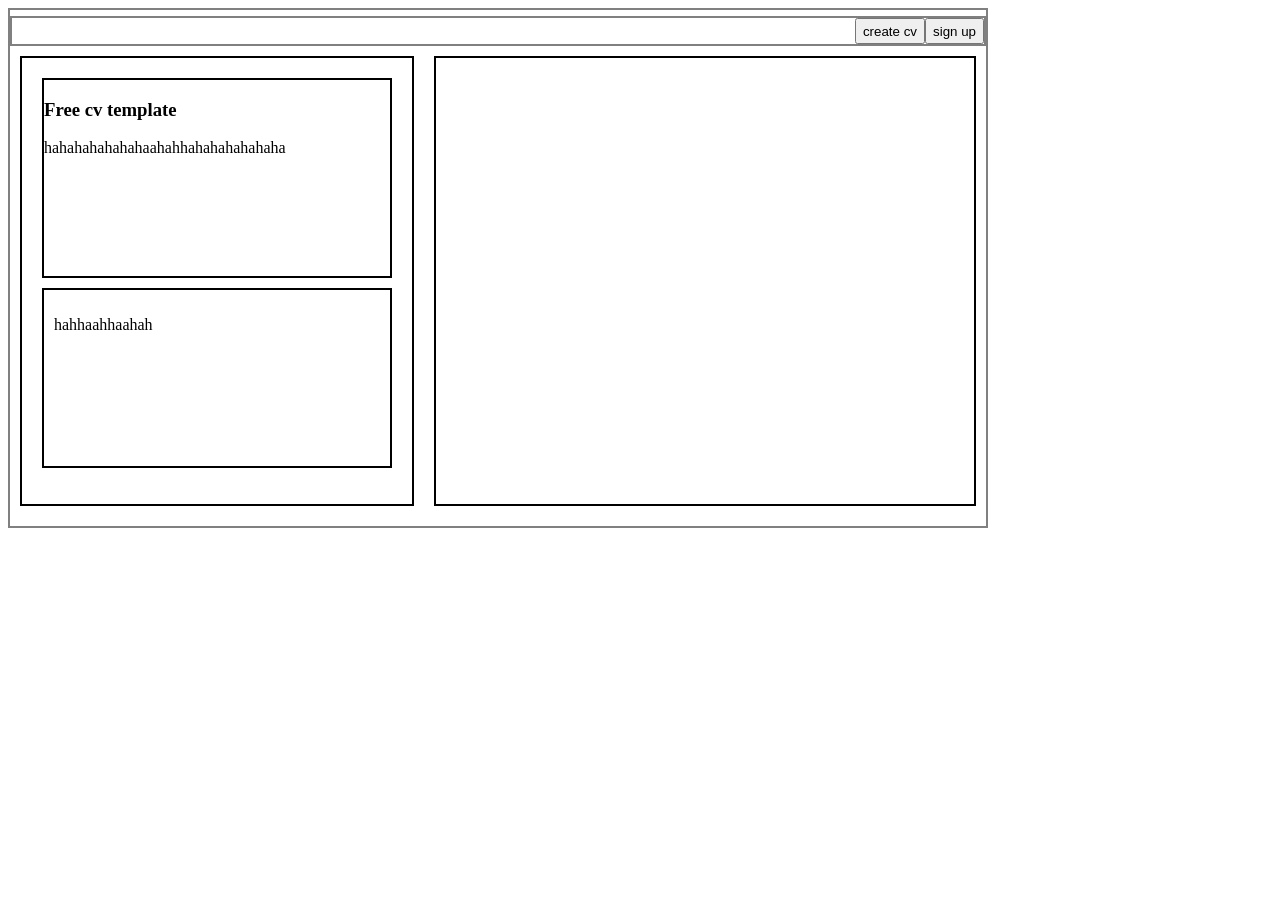
<file: buoi2/index.html>
<!DOCTYPE html>
<html lang="en">
  <head>
    <meta charset="UTF-8" />
    <meta name="viewport" content="width=device-width, initial-scale=1.0" />
    <title>Document</title>
    <link rel="stylesheet" href="style.css" />
  </head>
  <body>
    <div class="container">
      <div class="box8">
        <button>create cv</button>
        <button>sign up</button>
      </div>
      <div class="main-box">
        <div class="main">
          <div class="box1">
            <h3>Free cv template</h3>
            <p>hahahahahahahaahahhahahahahahaha</p>
          </div>
          <div class="box2">
            <p>hahhaahhaahah</p>
          </div>
        </div>
        <div class="box3"></div>
      </div>
    </div>
  </body>
</html>
</file>
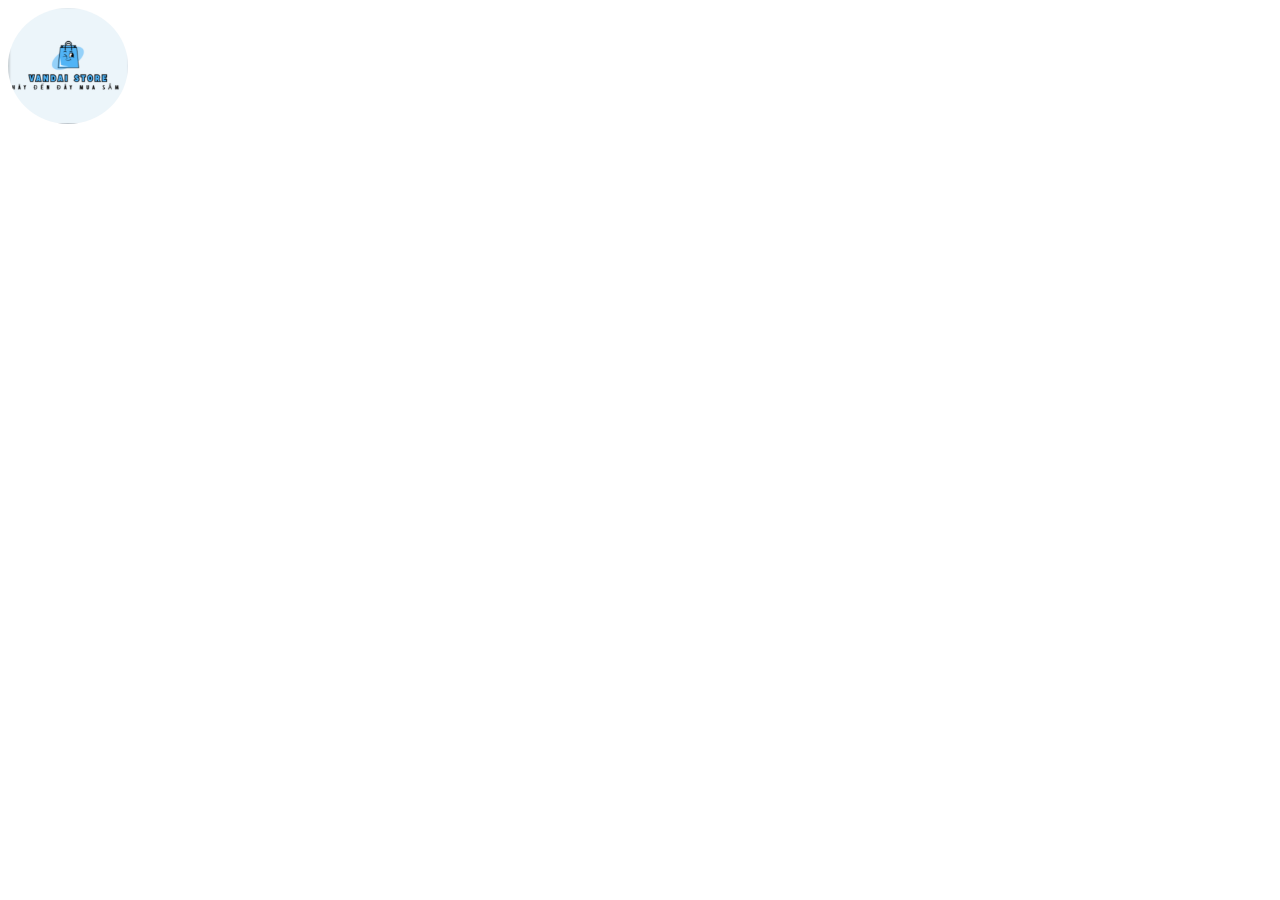
<file: img/index.html>
<!DOCTYPE html>
<html lang="en">
<head>
    <meta charset="UTF-8">
    <meta name="viewport" content="width=device-width, initial-scale=1.0">
    <title>Document</title>
    <style>
        img{
            margin: 0 auto;
            width: 120px;
            border-radius: 50%;

        }
    </style>
</head>
<body>
    <img src="lg.png" alt="">
</body>
</html>
</file>
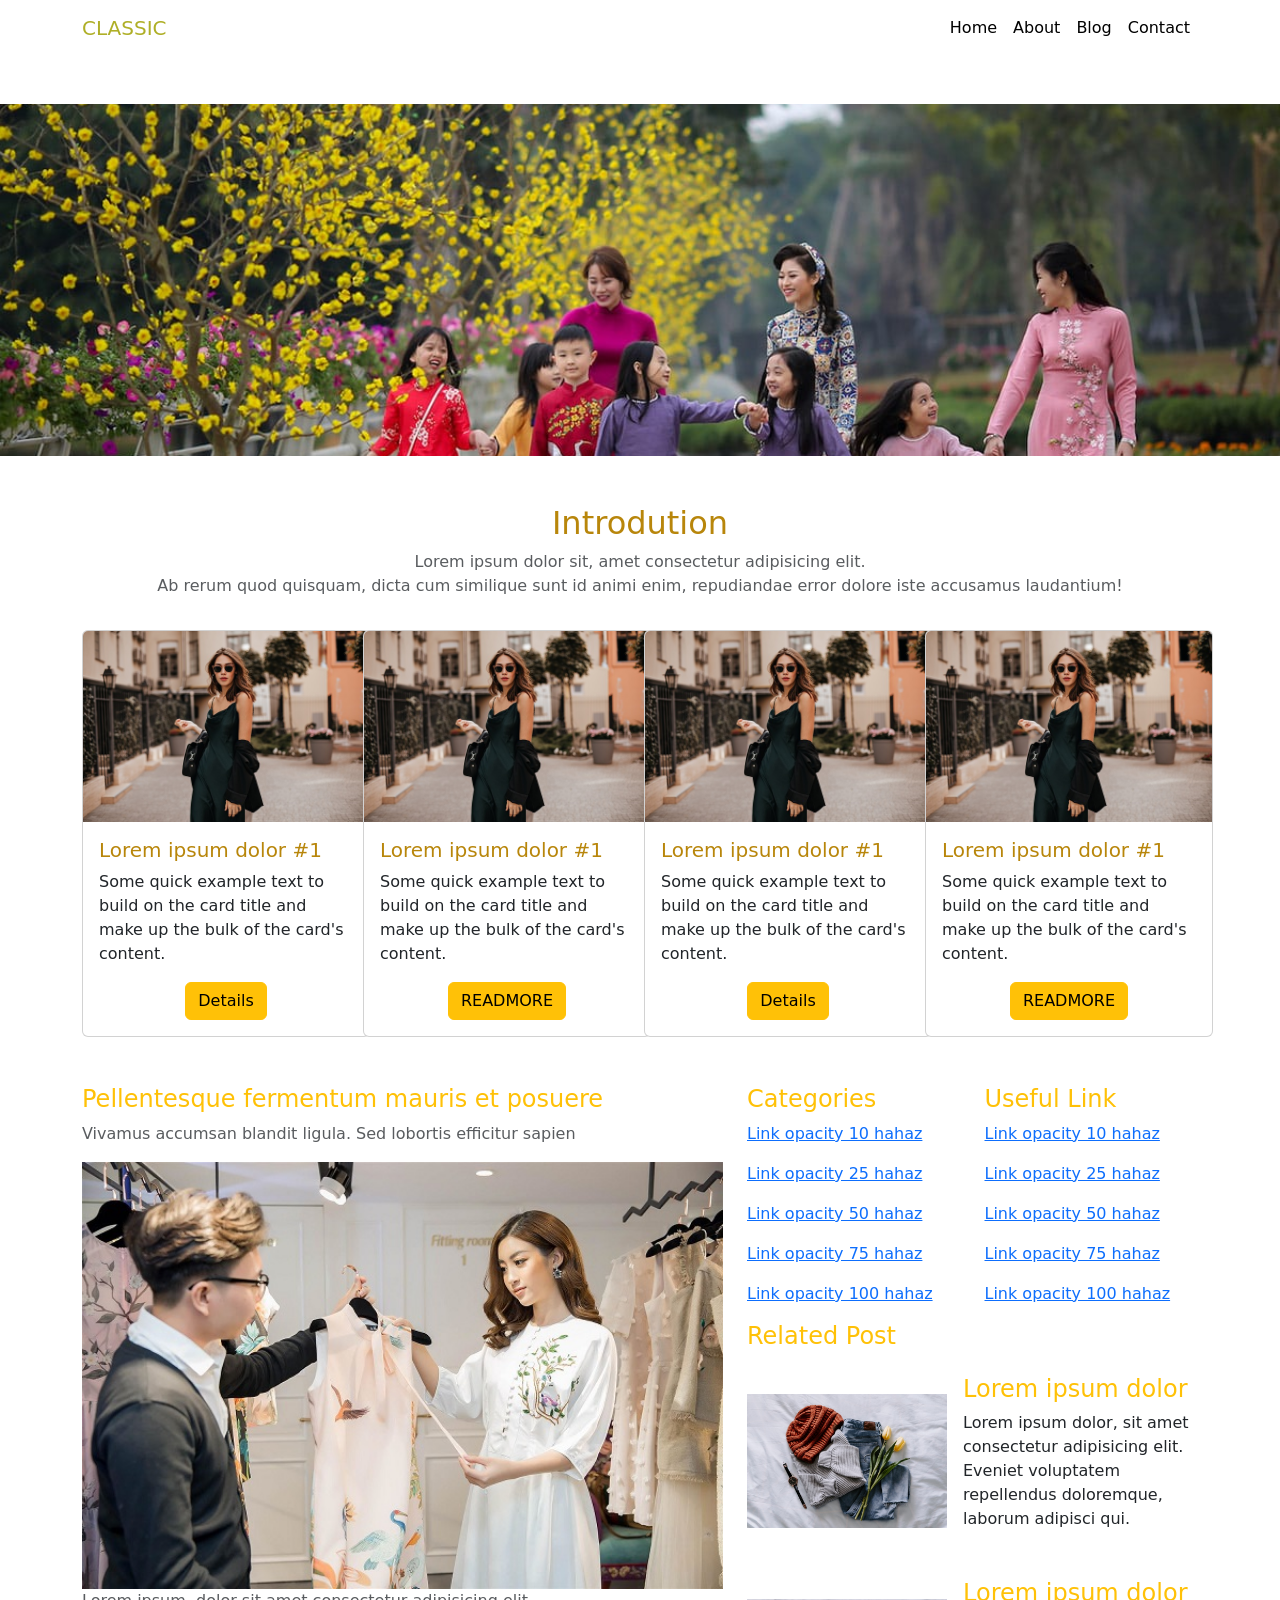
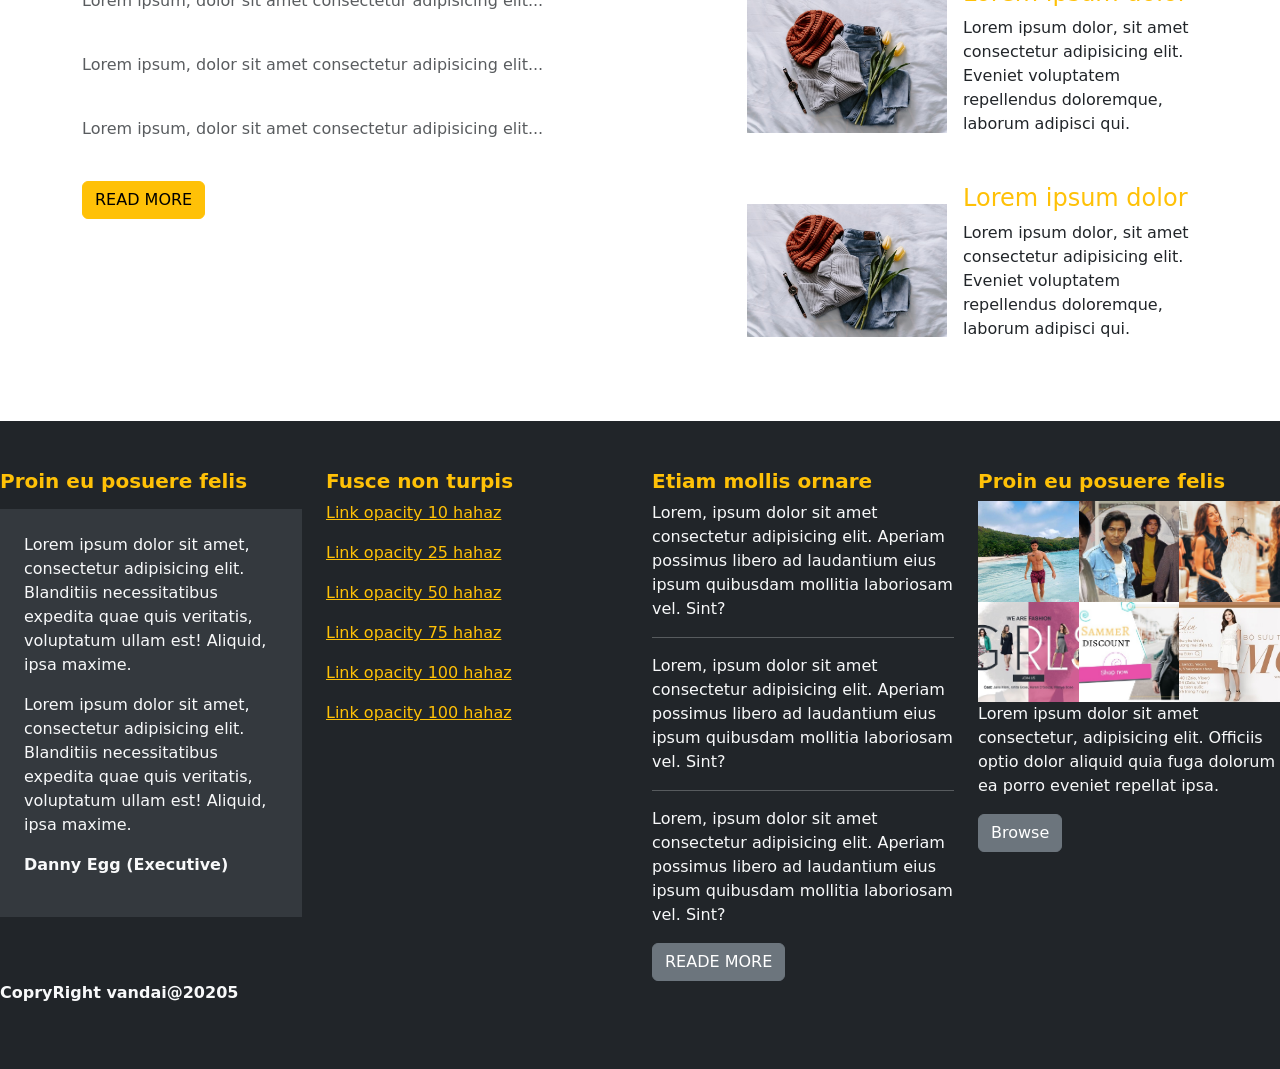
<file: btvn-buoi2/baitap.html>
<!DOCTYPE html>
<html lang="en">
  <head>
    <meta charset="UTF-8" />
    <meta name="viewport" content="width=device-width, initial-scale=1.0" />
    <title>Document</title>
    <link rel="stylesheet" href="style.css" />
    <link
      href="https://cdn.jsdelivr.net/npm/bootstrap@5.3.3/dist/css/bootstrap.min.css"
      rel="stylesheet"
      integrity="sha384-QWTKZyjpPEjISv5WaRU9OFeRpok6YctnYmDr5pNlyT2bRjXh0JMhjY6hW+ALEwIH"
      crossorigin="anonymous"
    />
  </head>

  <body>
    <nav class="navbar navbar-expand-lg container">
      <div class="container-fluid">
        <a class="navbar-brand" href="#">CLASSIC</a>
        <button
          class="navbar-toggler"
          type="button"
          data-bs-toggle="collapse"
          data-bs-target="#navbarSupportedContent"
          aria-controls="navbarSupportedContent"
          aria-expanded="false"
          aria-label="Toggle navigation"
        >
          <span class="navbar-toggler-icon"></span>
        </button>
        <div
          class="collapse navbar-collapse justify-content-end"
          id="navbarNav"
        >
          <ul class="navbar-nav">
            <li class="nav-item">
              <a class="nav-link active" aria-current="page" href="#">Home</a>
            </li>
            <li class="nav-item">
              <a class="nav-link active" href="#">About</a>
            </li>
            <li class="nav-item">
              <a class="nav-link active" href="#">Blog</a>
            </li>
            <li class="nav-item">
              <a class="nav-link active" aria-disabled="true">Contact</a>
            </li>
          </ul>
        </div>
      </div>
    </nav>
    <section>
      <div class="banner">
        <img src="../img/a1.jpg" class="w-100 pt-5" alt="" />
      </div>
    </section>
    <section>
      <div class="container my-5">
        <h2 class="text-center">Introdution</h2>
        <p class="text-center text-muted">
          Lorem ipsum dolor sit, amet consectetur adipisicing elit. <br />
          Ab rerum quod quisquam, dicta cum similique sunt id animi enim,
          repudiandae error dolore iste accusamus laudantium!
        </p>
        <div class="row g-2 mt-4">
          <div class="col-md-3">
            <div class="card" style="width: 18rem">
              <img src="../img/a2.jpg" class="card-img-top" alt="..." />
              <div class="card-body">
                <h5 class="card-title">Lorem ipsum dolor #1</h5>
                <p class="card-text">
                  Some quick example text to build on the card title and make up
                  the bulk of the card's content.
                </p>
                <div class="d-flex justify-content-center">
                  <a href="#" class="btn btn-warning">Details</a>
                </div>
              </div>
            </div>
          </div>
          <div class="col-md-3">
            <div class="card" style="width: 18rem">
              <img src="../img/a2.jpg" class="card-img-top" alt="..." />
              <div class="card-body">
                <h5 class="card-title">Lorem ipsum dolor #1</h5>
                <p class="card-text">
                  Some quick example text to build on the card title and make up
                  the bulk of the card's content.
                </p>
                <div class="d-flex justify-content-center">
                  <a href="#" class="btn btn-warning">READMORE</a>
                </div>
              </div>
            </div>
          </div>
          <div class="col-md-3">
            <div class="card" style="width: 18rem">
              <img src="../img/a2.jpg" class="card-img-top" alt="..." />
              <div class="card-body">
                <h5 class="card-title">Lorem ipsum dolor #1</h5>
                <p class="card-text">
                  Some quick example text to build on the card title and make up
                  the bulk of the card's content.
                </p>
                <div class="d-flex justify-content-center">
                  <a href="#" class="btn btn-warning">Details</a>
                </div>
              </div>
            </div>
          </div>
          <div class="col-md-3">
            <div class="card" style="width: 18rem">
              <img src="../img/a2.jpg" class="card-img-top" alt="..." />
              <div class="card-body">
                <h5 class="card-title">Lorem ipsum dolor #1</h5>
                <p class="card-text">
                  Some quick example text to build on the card title and make up
                  the bulk of the card's content.
                </p>
                <div class="d-flex justify-content-center">
                  <a href="#" class="btn btn-warning">READMORE</a>
                </div>
              </div>
            </div>
          </div>
        </div>
      </div>
    </section>
    <section>
      <div class="container my-5">
        <div class="row">
          <div class="col-md-7 temp1"> <!-- 7/12 ≈ 60% -->
            <h4 class="text-warning">
              Pellentesque fermentum mauris et posuere
            </h4>
            <p class="text-muted">
              Vivamus accumsan blandit ligula. Sed lobortis efficitur sapien
            </p>
            <img src="../img/a7.jpg" width="150px" class="card-img-top" alt="..." />
            <p class="text-muted bg">
              Lorem ipsum, dolor sit amet consectetur adipisicing elit...
            </p>
            <br />
            <p class="text-muted">
              Lorem ipsum, dolor sit amet consectetur adipisicing elit...
            </p>
            <br />
            <p class="text-muted">
              Lorem ipsum, dolor sit amet consectetur adipisicing elit...
            </p>
            <br />
            <div class="btn btn-warning">READ MORE</div>
          </div>
      
          <div class="col-md-5 temp2"> <!-- 5/12 ≈ 40% -->
           <div class="row">
            <div class="col-md-6">
              <h4 class="text-warning">Categories</h4>
              <p><a class="link" href="#">Link opacity 10 hahaz</a></p>
              <p><a class="link" href="#">Link opacity 25 hahaz</a></p>
              <p><a class="link" href="#">Link opacity 50 hahaz</a></p>
              <p><a class="link" href="#">Link opacity 75 hahaz</a></p>
              <p><a class="link" href="#">Link opacity 100 hahaz</a></p>
            </div>
            <div class="col-md-6">
              <h4 class="text-warning">Useful Link</h4>
              <p><a class="link" href="#">Link opacity 10 hahaz</a></p>
              <p><a class="link" href="#">Link opacity 25 hahaz</a></p>
              <p><a class="link" href="#">Link opacity 50 hahaz</a></p>
              <p><a class="link" href="#">Link opacity 75 hahaz</a></p>
              <p><a class="link" href="#">Link opacity 100 hahaz</a></p>
            </div>
           </div>
           <h4 class="text-warning" >Related Post</h4>
           <div class="main">
            <div class="conten1 d-flex align-items-center py-3">
              <img src="../img/c6.png" width="200px" alt="">
              <div class="content-text d-flex flex-column ms-3">
                <h4 class="text-warning">Lorem ipsum dolor</h4>
                <p>Lorem ipsum dolor, sit amet consectetur adipisicing elit. Eveniet voluptatem repellendus doloremque, laborum adipisci qui.</p>
              </div>
            </div>
            <div class="conten1 d-flex align-items-center py-3">
              <img src="../img/c6.png" width="200px" alt="">
              <div class="content-text d-flex flex-column ms-3">
                <h4 class="text-warning">Lorem ipsum dolor</h4>
                <p>Lorem ipsum dolor, sit amet consectetur adipisicing elit. Eveniet voluptatem repellendus doloremque, laborum adipisci qui.</p>
              </div>
            </div>
            <div class="conten1 d-flex align-items-center py-3">
              <img src="../img/c6.png" width="200px" alt="">
              <div class="content-text d-flex flex-column ms-3">
                <h4 class="text-warning">Lorem ipsum dolor</h4>
                <p>Lorem ipsum dolor, sit amet consectetur adipisicing elit. Eveniet voluptatem repellendus doloremque, laborum adipisci qui.</p>
              </div>
            </div>
          </div>
        </div>
      </div>
      
    </section>
    <footer class="bg-dark text-light py-5">
      <div class="row">
        <div class="col col-md-3">
          <h5 class="text-warning fw-bold">Proin eu posuere felis</h5>
          <div class="bg-secondary bg-opacity-25 p-4 mt-3">
            <p class="text-light">
              Lorem ipsum dolor sit amet, consectetur adipisicing elit.
              Blanditiis necessitatibus expedita quae quis veritatis, voluptatum
              ullam est! Aliquid, ipsa maxime.
            </p>
            <p class="text-light">
              Lorem ipsum dolor sit amet, consectetur adipisicing elit.
              Blanditiis necessitatibus expedita quae quis veritatis, voluptatum
              ullam est! Aliquid, ipsa maxime.
            </p>
            <p class="fw-bold">Danny Egg (Executive)</p>
          </div>
        </div>
        <div class="col col-md-3">
          <h5 class="text-warning fw-bold">Fusce non turpis</h5>
          <p>
            <a class="link text-warning" href="#">Link opacity 10 hahaz </a>
          </p>
          <p><a class="link text-warning" href="#">Link opacity 25 hahaz</a></p>
          <p><a class="link text-warning" href="#">Link opacity 50 hahaz</a></p>
          <p><a class="link text-warning" href="#">Link opacity 75 hahaz</a></p>
          <p>
            <a class="link text-warning" href="#">Link opacity 100 hahaz</a>
          </p>
          <p>
            <a class="link text-warning" href="#">Link opacity 100 hahaz</a>
          </p>
        </div>
        <div class="col col-md-3">
          <h5 class="text-warning fw-bold">Etiam mollis ornare</h5>
          <p>
            Lorem, ipsum dolor sit amet consectetur adipisicing elit. Aperiam
            possimus libero ad laudantium eius ipsum quibusdam mollitia
            laboriosam vel. Sint?
          </p>
          <hr />
          <p>
            Lorem, ipsum dolor sit amet consectetur adipisicing elit. Aperiam
            possimus libero ad laudantium eius ipsum quibusdam mollitia
            laboriosam vel. Sint?
          </p>
          <hr />
          <p>
            Lorem, ipsum dolor sit amet consectetur adipisicing elit. Aperiam
            possimus libero ad laudantium eius ipsum quibusdam mollitia
            laboriosam vel. Sint?
          </p>
          <button class="btn btn-secondary">READE MORE</button>
        </div>
        <div class="col-md-3">
          <h5 class="text-warning fw-bold">Proin eu posuere felis</h5>
          <div class="footer-gallery row g-0">
            <div class="col-4">
              <img src="../img/a9.jpg" class="img-fluid" alt="" />
            </div>
            <div class="col-4">
              <img src="../img/a10.jpg" class="img-fluid" alt="" />
            </div>
            <div class="col-4">
              <img src="../img/a11.jpg" class="img-fluid" alt="" />
            </div>
            <div class="col-4">
              <img src="../img/b1.jpg" class="img-fluid" alt="" />
            </div>
            <div class="col-4">
              <img src="../img/b2.jpg" class="img-fluid" alt="" />
            </div>
            <div class="col-4">
              <img src="../img/b3.jpg" class="img-fluid" alt="" />
            </div>
          </div>
          <p>
            Lorem ipsum dolor sit amet consectetur, adipisicing elit. Officiis
            optio dolor aliquid quia fuga dolorum ea porro eveniet repellat
            ipsa.
          </p>
          <a class="btn btn-secondary">Browse</a>
        </div>
        <p class="fw-bold">CopryRight vandai@20205</p>
      </div>
    </footer>

    <script
      src="https://cdn.jsdelivr.net/npm/bootstrap@5.3.3/dist/js/bootstrap.bundle.min.js"
      integrity="sha384-YvpcrYf0tY3lHB60NNkmXc5s9fDVZLESaAA55NDzOxhy9GkcIdslK1eN7N6jIeHz"
      crossorigin="anonymous"
    ></script>
  </body>
</html>
</file>
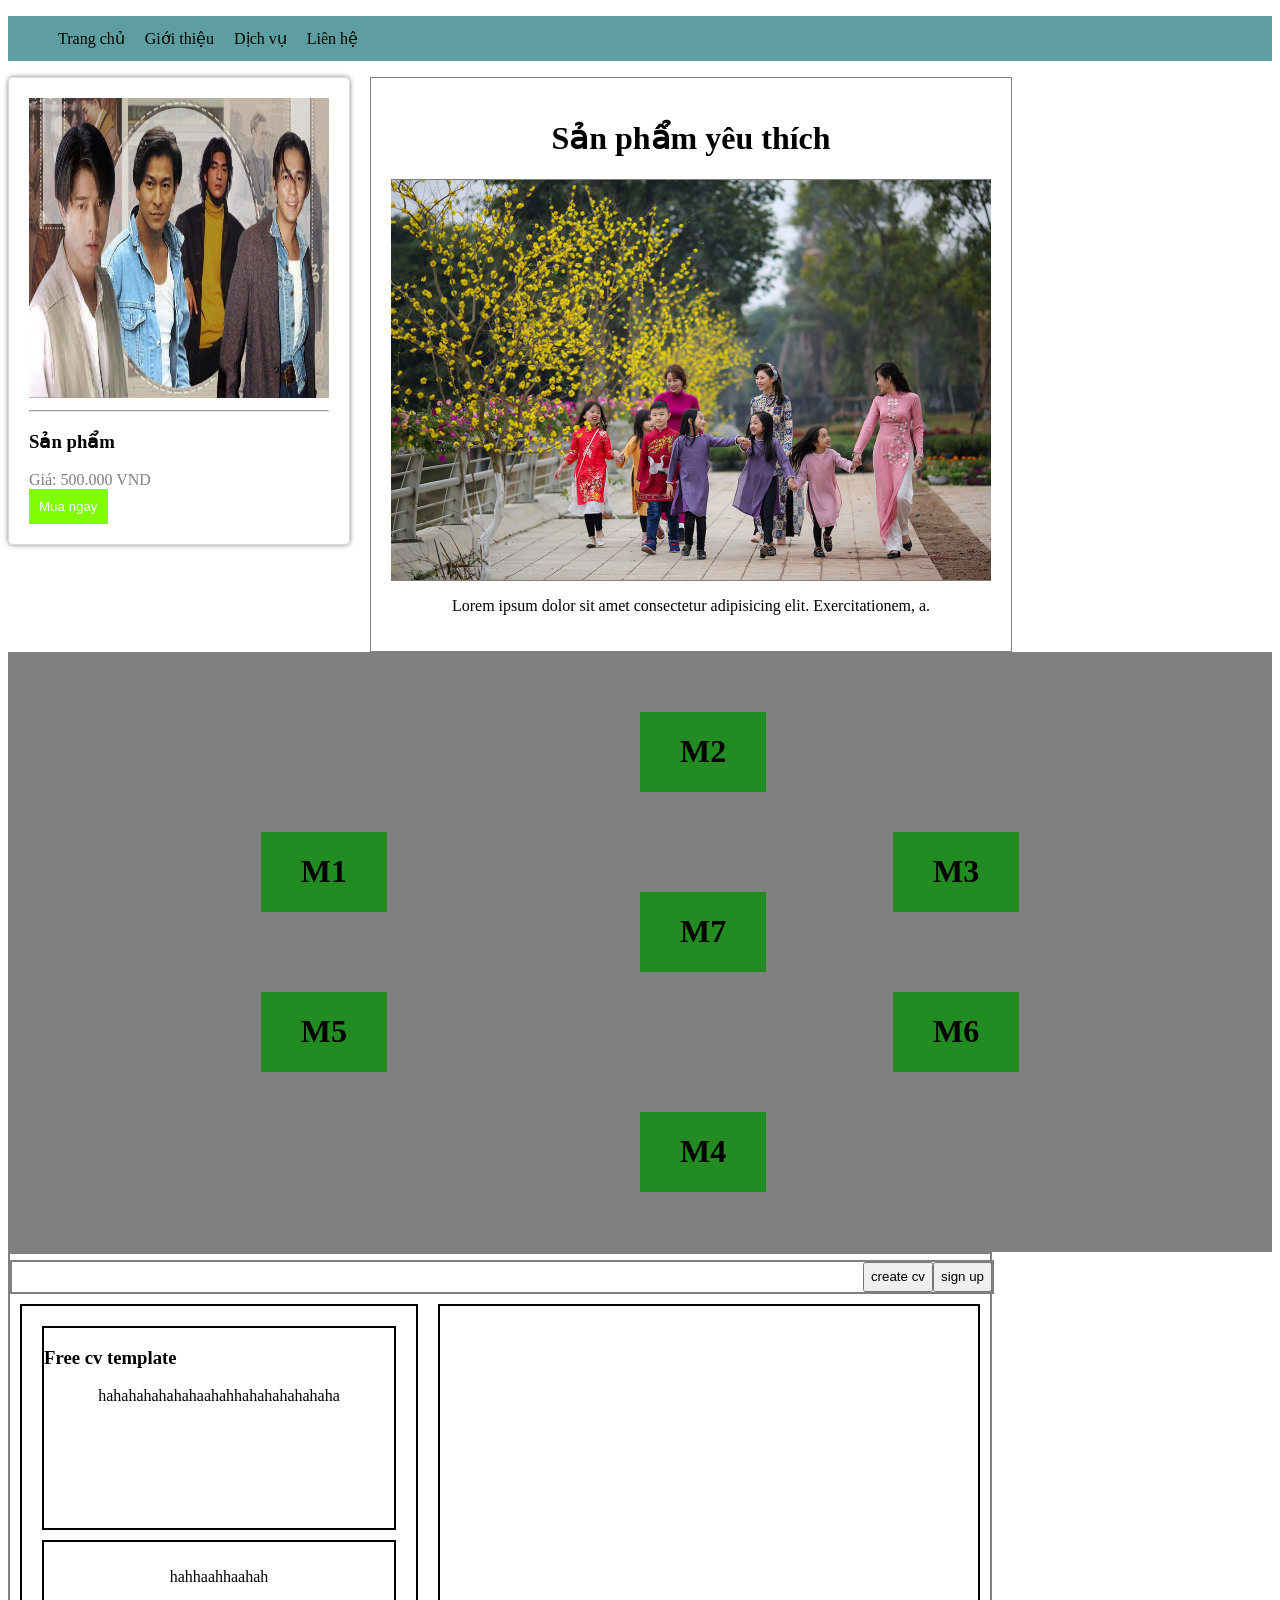
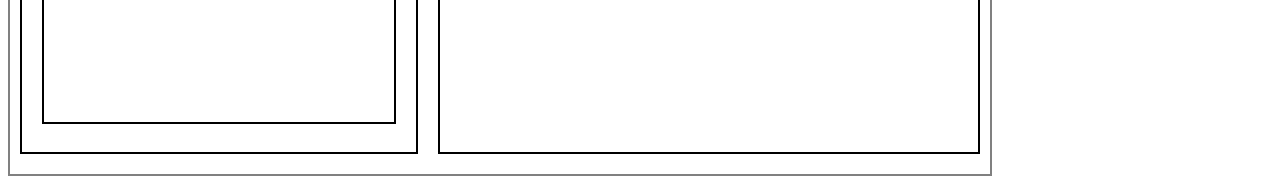
<file: buoi2/bai1.html>
<!DOCTYPE html>
<html lang="en">
  <head>
    <meta charset="UTF-8" />
    <meta name="viewport" content="width=device-width, initial-scale=1.0" />
    <title>Document</title>
    <style>
      /* bai 1 2 3 */
      .wrapper {
        display: flex;
        align-items: start;
        gap: 20px;
      }
      h1 {
        display: flex;
        justify-content: center;
      }
      .container {
        width: 600px;
        border: 1px solid gray;
        padding: 20px;
      }
      p {
        display: flex;
        justify-content: center;
      }
      .img {
        box-sizing: border-box;
        border: 1px solid gray;

        display: flex;
        justify-content: center;
      }
      .img > img {
        width: 600px;
        height: 400px;
      }
      header {
        background-color: cadetblue;
      }
      nav ul {
        height: 45px;
        display: flex;
        align-items: center;
        list-style: none;
      }
      nav ul li {
        padding: 5px 10px;
      }
      nav ul li:hover {
        border-radius: 5px;
        background: gray;
      }
      nav ul li:active {
        border-radius: 5px;
        background: gray;
      }
      .content {
        width: 300px;
        border: 1px solid rgb(220, 217, 217);
        border-radius: 5px;
        padding: 20px;
        box-shadow: 0px 0px 5px gray;
      }
      .sp1 > img {
        width: 300px;
        height: 300px;
      }
      .bt {
        background: chartreuse;
        border: none;
        color: #fff;
        padding: 10px;
      }
      .price {
        color: gray;
      }

      /* bai4 */

      .box {
        background-color: gray;

        position: relative;
        height: 600px;
      }
      .item:first-child {
        position: absolute;
        top: 30%;
        left: 20%;
        background: forestgreen;
        padding: 0px 40px;
      }
      .item:nth-child(2) {
        position: absolute;
        top: 10%;
        left: 50%;

        background: forestgreen;
        padding: 0px 40px;
      }
      .item:nth-child(3) {
        position: absolute;
        top: 30%;
        right: 20%;

        background: forestgreen;
        padding: 0px 40px;
      }
      .item:nth-child(4) {
        position: absolute;
        left: 50%;
        bottom: 10%;

        background: forestgreen;
        padding: 0px 40px;
      }

      .item:nth-child(5) {
        position: absolute;
        bottom: 30%;
        left: 20%;

        background: forestgreen;
        padding: 0px 40px;
      }
      .item:nth-child(6) {
        position: absolute;
        bottom: 30%;
        right: 20%;

        background: forestgreen;
        padding: 0px 40px;
      }
      .item:nth-child(7) {
        position: absolute;
        top: 40%;
        left: 50%;

        background: forestgreen;
        padding: 0px 40px;
      }

      /* bai5 */
      .container1 {
        border: 2px solid gray;
        width: 980px;
        height: 520px;
      }
      .box8 {
        display: flex;
        justify-content: flex-end;
        border: 2px solid gray;
        width: 100%;
        height: 30px;
        margin-top: 6px;
      }
      .main-box {
        display: flex;
        gap: 20px;
        height: 450px;
        margin: 10px;
      }
      .box1 {
        border: 2px solid black;
        width: 350px;
        height: 200px;
      }
      .box2 {
        border: 2px solid black;
        width: 350px;
        height: 180px;
        margin-top: 10px;
      }

      .main {
        flex: 3;
        border: 2px solid black;
        padding: 20px;
      }

      .box3 {
        flex: 7;
        border: 2px solid black;
        padding: 20px;
      }
      .box2 > p {
        padding: 10px;
      }
    </style>
  </head>
  <body>
    <header>
      <nav>
        <ul>
          <li>Trang chủ</li>
          <li>Giới thiệu</li>
          <li>Dịch vụ</li>
          <li>Liên hệ</li>
        </ul>
      </nav>
    </header>
    <div class="wrapper">
      <div class="content">
        <div class="sp1">
          <img src="../img/a10.jpg" alt="" />
        </div>
        <hr />
        <h3>Sản phẩm</h3>

        <div class="price">Giá: 500.000 VND</div>
        <button class="bt">Mua ngay</button>
      </div>
      <div class="container">
        <h1>Sản phẩm yêu thích</h1>
        <div class="img">
          <img src="../img/a1.jpg" alt="" />
        </div>
        <p>
          Lorem ipsum dolor sit amet consectetur adipisicing elit.
          Exercitationem, a.
        </p>
      </div>
    </div>
    <div class="box">
      <div class="item">
        <h1>M1</h1>
      </div>
      <div class="item">
        <h1>M2</h1>
      </div>
      <div class="item">
        <h1>M3</h1>
      </div>
      <div class="item">
        <h1>M4</h1>
      </div>
      <div class="item">
        <h1>M5</h1>
      </div>
      <div class="item">
        <h1>M6</h1>
      </div>
      <div class="item">
        <h1>M7</h1>
      </div>
      <br />
    </div>

    <div class="container1">
      <div class="box8">
        <button>create cv</button>
        <button>sign up</button>
      </div>
      <div class="main-box">
        <div class="main">
          <div class="box1">
            <h3>Free cv template</h3>
            <p>hahahahahahahaahahhahahahahahaha</p>
          </div>
          <div class="box2">
            <p>hahhaahhaahah</p>
          </div>
        </div>
        <div class="box3"></div>
      </div>
    </div>
  </body>
</html>
</file>
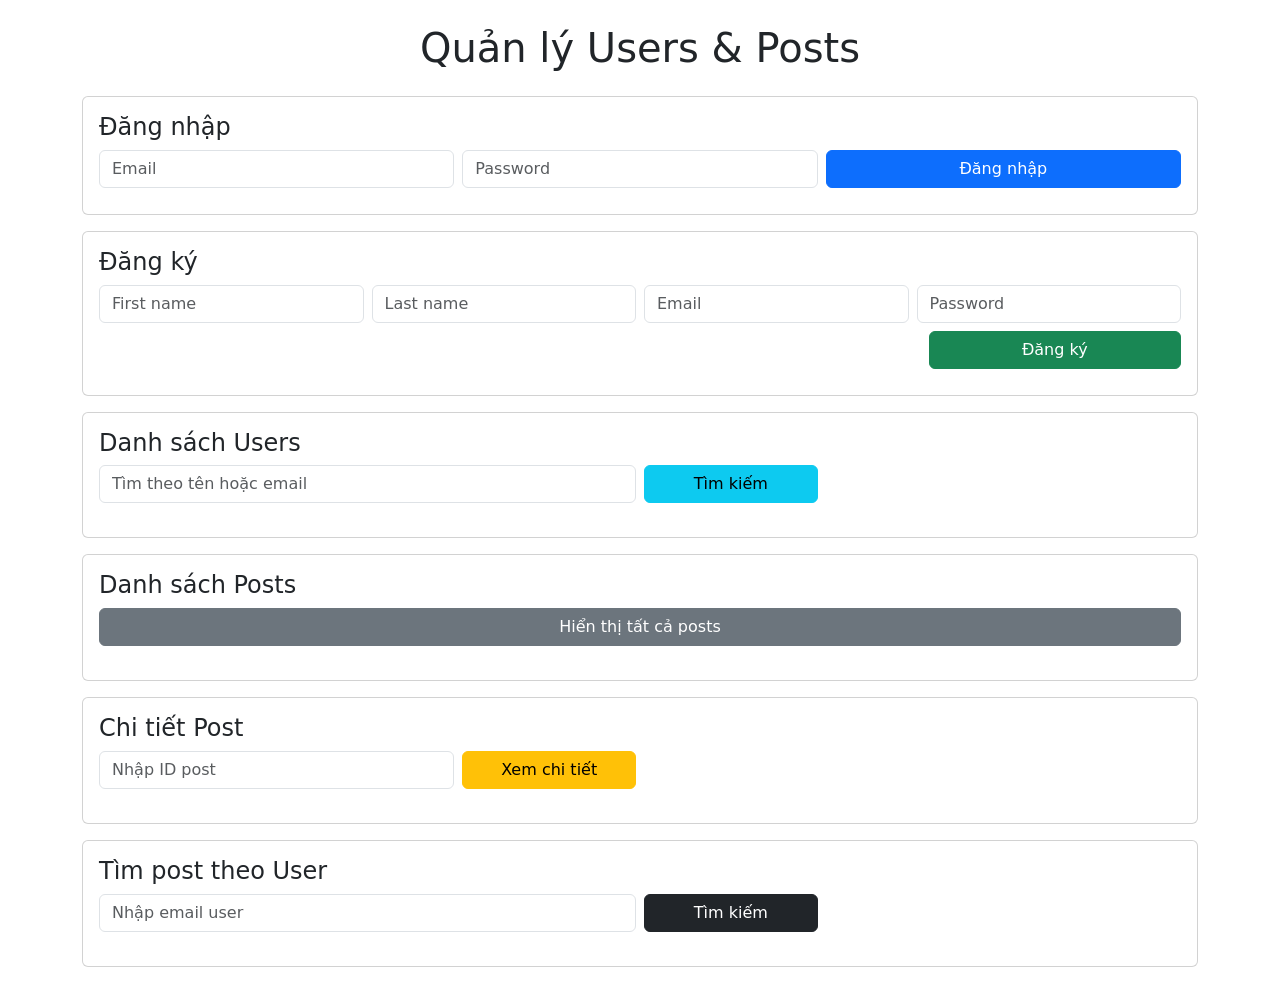
<file: Module2/test_module2/bai2.html>
<!DOCTYPE html>
<html lang="en">
<head>
    <meta charset="UTF-8">
    <title>User & Post Management</title>
    <link href="https://cdn.jsdelivr.net/npm/bootstrap@5.3.0/dist/css/bootstrap.min.css" rel="stylesheet">
    <style>
        .section { margin-bottom: 32px; }
        .result { margin-top: 10px; }
        .error { color: red; }
    </style>
</head>
<body>
<div class="container py-4">
    <h1 class="mb-4 text-center">Quản lý Users & Posts</h1>

    <!-- Đăng nhập -->
    <div class="section card p-3 mb-3">
        <h4>Đăng nhập</h4>
        <div class="row g-2 align-items-center">
            <div class="col-md-4">
                <input id="login-email" class="form-control" placeholder="Email">
            </div>
            <div class="col-md-4">
                <input id="login-password" type="password" class="form-control" placeholder="Password">
            </div>
            <div class="col-md-4">
                <button class="btn btn-primary w-100" onclick="login()">Đăng nhập</button>
            </div>
        </div>
        <div id="login-result" class="result"></div>
    </div>

    <!-- Đăng ký -->
    <div class="section card p-3 mb-3">
        <h4>Đăng ký</h4>
        <div class="row g-2 align-items-center">
            <div class="col-md-3">
                <input id="reg-first" class="form-control" placeholder="First name">
            </div>
            <div class="col-md-3">
                <input id="reg-last" class="form-control" placeholder="Last name">
            </div>
            <div class="col-md-3">
                <input id="reg-email" class="form-control" placeholder="Email">
            </div>
            <div class="col-md-3">
                <input id="reg-password" type="password" class="form-control" placeholder="Password">
            </div>
        </div>
        <div class="row mt-2">
            <div class="col-md-3 offset-md-9">
                <button class="btn btn-success w-100" onclick="register()">Đăng ký</button>
            </div>
        </div>
        <div id="register-result" class="result"></div>
    </div>

    <!-- Xem danh sách users -->
    <div class="section card p-3 mb-3">
        <h4>Danh sách Users</h4>
        <div class="row g-2 align-items-center mb-2">
            <div class="col-md-6">
                <input id="user-keyword" class="form-control" placeholder="Tìm theo tên hoặc email">
            </div>
            <div class="col-md-2">
                <button class="btn btn-info w-100" onclick="searchUsers()">Tìm kiếm</button>
            </div>
        </div>
        <div id="users-list" class="result"></div>
    </div>

    <!-- Xem danh sách posts -->
    <div class="section card p-3 mb-3">
        <h4>Danh sách Posts</h4>
        <button class="btn btn-secondary mb-2" onclick="showPosts()">Hiển thị tất cả posts</button>
        <div id="posts-list" class="result"></div>
    </div>

    <!-- Xem chi tiết post -->
    <div class="section card p-3 mb-3">
        <h4>Chi tiết Post</h4>
        <div class="row g-2 align-items-center mb-2">
            <div class="col-md-4">
                <input id="post-id" class="form-control" placeholder="Nhập ID post">
            </div>
            <div class="col-md-2">
                <button class="btn btn-warning w-100" onclick="showPostDetail()">Xem chi tiết</button>
            </div>
        </div>
        <div id="post-detail" class="result"></div>
    </div>

    <!-- Tìm post theo user -->
    <div class="section card p-3 mb-3">
        <h4>Tìm post theo User</h4>
        <div class="row g-2 align-items-center mb-2">
            <div class="col-md-6">
                <input id="user-email" class="form-control" placeholder="Nhập email user">
            </div>
            <div class="col-md-2">
                <button class="btn btn-dark w-100" onclick="searchPostsByUser()">Tìm kiếm</button>
            </div>
        </div>
        <div id="user-posts" class="result"></div>
    </div>
</div>
<script src="users.js"></script>
<script src="posts.js"></script>
<script src="bai2.js"></script>
<script src="https://cdn.jsdelivr.net/npm/bootstrap@5.3.0/dist/js/bootstrap.bundle.min.js"></script>
</body>
</html>
</file>
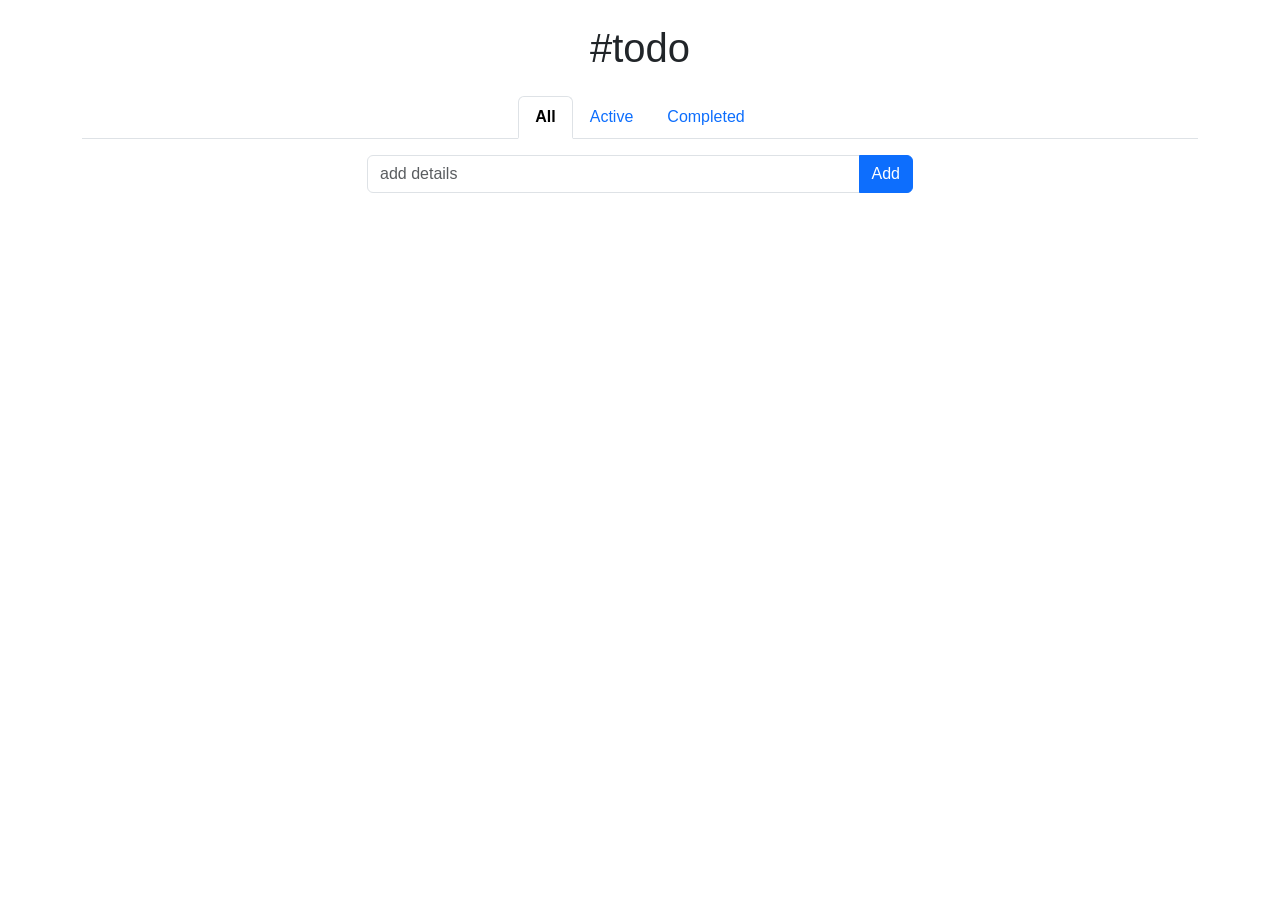
<file: Module2/test_module2/bai_1.html>
<!DOCTYPE html>
<html lang="en">
<head>
    <meta charset="UTF-8">
    <title>Todo App</title>
    <link href="https://cdn.jsdelivr.net/npm/bootstrap@5.3.2/dist/css/bootstrap.min.css" rel="stylesheet">
    <style>
        body { font-family: Arial; }
        .tab.active { border-bottom: 2px solid #2196f3; font-weight: bold; }
        .task.completed span { text-decoration: line-through; color: #888; }
        .delete-btn { color: red; cursor: pointer; }
    </style>
</head>
<body>
<div class="container py-4">
    <h1 class="text-center mb-4">#todo</h1>
    <!-- Tabs -->
    <ul class="nav nav-tabs justify-content-center mb-3" id="todo-tabs">
        <li class="nav-item">
            <a class="nav-link active tab" data-tab="all" href="#">All</a>
        </li>
        <li class="nav-item">
            <a class="nav-link tab" data-tab="active" href="#">Active</a>
        </li>
        <li class="nav-item">
            <a class="nav-link tab" data-tab="completed" href="#">Completed</a>
        </li>
    </ul>
    <!-- Input area -->
    <div class="row justify-content-center mb-3">
        <div class="col-md-6">
            <div class="input-group">
                <input type="text" id="task-input" class="form-control" placeholder="add details">
                <button id="add-btn" class="btn btn-primary">Add</button>
            </div>
        </div>
    </div>
    <!-- Task list -->
    <div class="row justify-content-center">
        <div class="col-md-6">
            <ul class="list-group" id="task-list"></ul>
            <button class="btn btn-danger mt-3 w-100" id="delete-all-btn" style="display:none;">Delete all</button>
        </div>
    </div>
</div>
<script src="bai1.js"></script>
<script src="https://cdn.jsdelivr.net/npm/bootstrap@5.3.2/dist/js/bootstrap.bundle.min.js"></script>
</body>
</html>
</file>
<file: buoi2/style.css>
*{
    box-sizing: border-box; 
}
.container{
    border: 2px solid gray;
    width: 980px;
    height: 520px;
}
.box8{
    display: flex;
    justify-content: flex-end;
    border: 2px solid gray;
    width: 100%;
    height: 30px;
   margin-top: 6px;
}
.main-box {
    display: flex;
    gap: 20px; 
    height: 450px;
    margin: 10px;
}
.box1{
    border: 2px solid black; 
    width: 350px;
    height: 200px;
}
.box2{
    border: 2px solid black; 
    width: 350px;
    height: 180px;
    margin-top: 10px;
}

.main {
    flex: 3; 
    border: 2px solid black; 
    padding: 20px;
}

.box3 {
    flex: 7; 
    border: 2px solid black; 
    padding: 20px;
}
.box2>p{
    padding: 10px;
}
</file>
<file: btvn-buoi2/style.css>
*{
    box-sizing: border-box;
    margin: 0;
    padding: 0;
}
.navbar-brand{
    color: rgb(175, 175, 39) !important;
}
.banner>img{
    
    object-fit: cover;
    height: 400px;
}
.card{
    border: none;
}
/* .card-img-top{
   width: 100%;
    height: 100%;
} */
@media (max-width:768px) {
    .card-img-top{
        object-fit: cover;
    }
}
.nav-item:hover{
    background-color: gold;
    padding: 3px;
    border-radius: 8px;
}
.text-center {
    color: darkgoldenrod;
}
.card-title{
    color:darkgoldenrod !important ;
}
@media (max-width:768px) { 
    .banner img{
        height: 200px;
        object-fit: cover;
    }
}
.footer-gallery .col-4{
    aspect-ratio: 1/1;
}

.footer-gallery img {
    width: 100%;       
    height: 100%;      
    object-fit: cover; /* Đảm bảo ảnh phủ kín và không bị méo */
}
@media (max-width: 768px) {
    .footer-gallery .col-4 {
        aspect-ratio: 1/1;
    }
}
.temp1{
    flex: 6;
}
</file>
